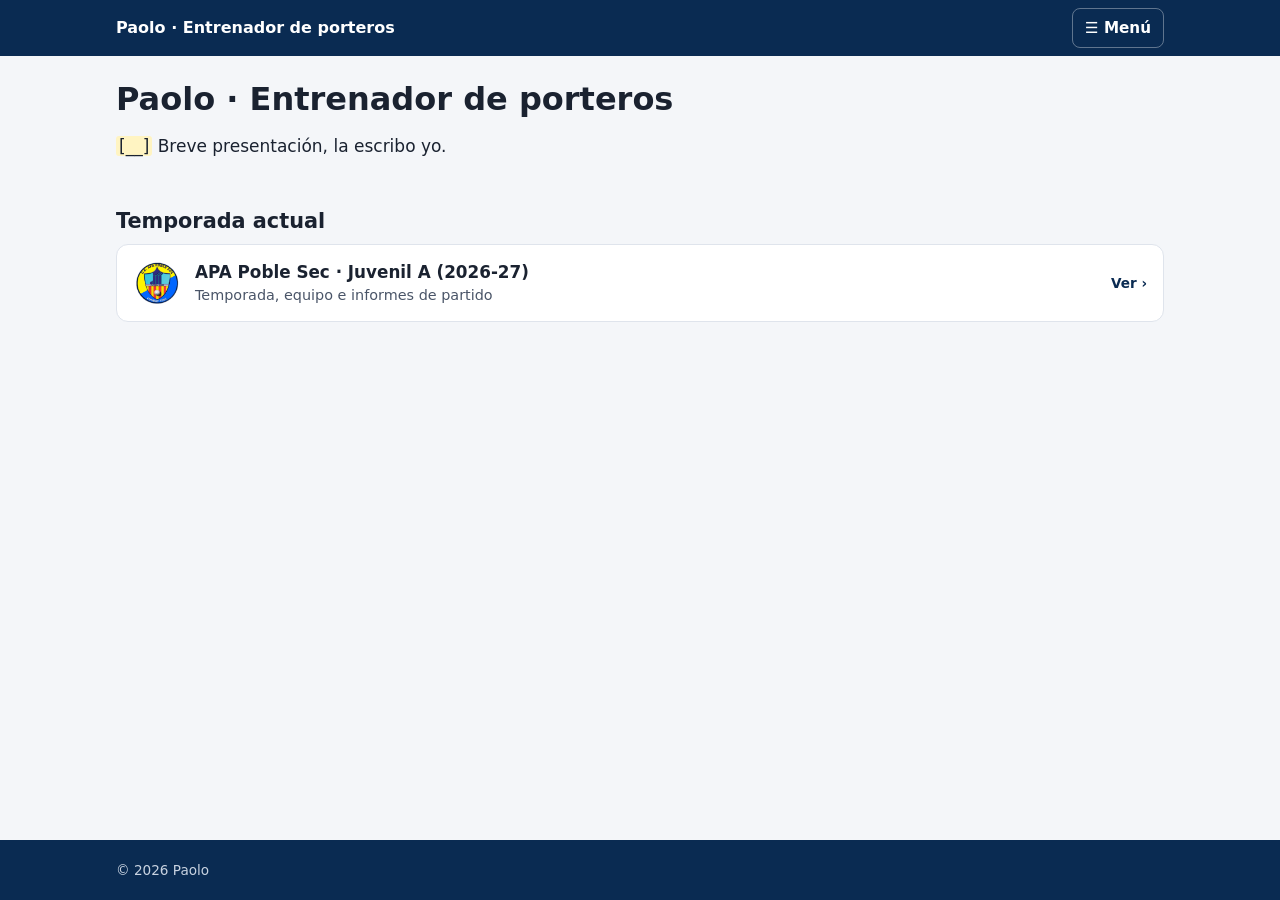
<file: index.html>
<!doctype html>
<html lang="es">
<head>
  <meta charset="utf-8">
  <meta name="viewport" content="width=device-width, initial-scale=1">
  <title>Paolo · Entrenador de porteros</title>
  <link rel="stylesheet" href="assets/css/style.css">
</head>
<body>

<header class="cabecera">
  <div class="contenedor">
    <a class="marca" href="index.html">Paolo · Entrenador de porteros</a>
    <details class="menu">
      <summary>Menú</summary>
      <ul>
        <li><a href="index.html" aria-current="page">Inicio</a></li>
        <li>
          <span class="grupo">Temporada 2026-27</span>
          <ul>
            <li><a href="temporada-2026-27/apa-poble-sec/index.html">APA Poble Sec · Juvenil A</a></li>
          </ul>
        </li>
      </ul>
    </details>
  </div>
</header>

<main class="contenedor">
  <section class="seccion">
    <h1>Paolo · Entrenador de porteros</h1>
    <p><span class="placeholder">[__]</span> Breve presentación, la escribo yo.</p>
  </section>

  <section class="seccion">
    <h2>Temporada actual</h2>
    <ul class="lista-informes">
      <li>
        <a class="tarjeta-partido" href="temporada-2026-27/apa-poble-sec/index.html">
          <img src="assets/img/logos/apa-poble-sec.png" alt="Escudo APA Poble Sec">
          <span class="info">
            <strong>APA Poble Sec · Juvenil A (2026-27)</strong>
            <span class="meta">Temporada, equipo e informes de partido</span>
          </span>
          <span class="ir">Ver ›</span>
        </a>
      </li>
    </ul>
  </section>
</main>

<footer class="pie">
  <div class="contenedor">© 2026 Paolo</div>
</footer>

</body>
</html>
</file>
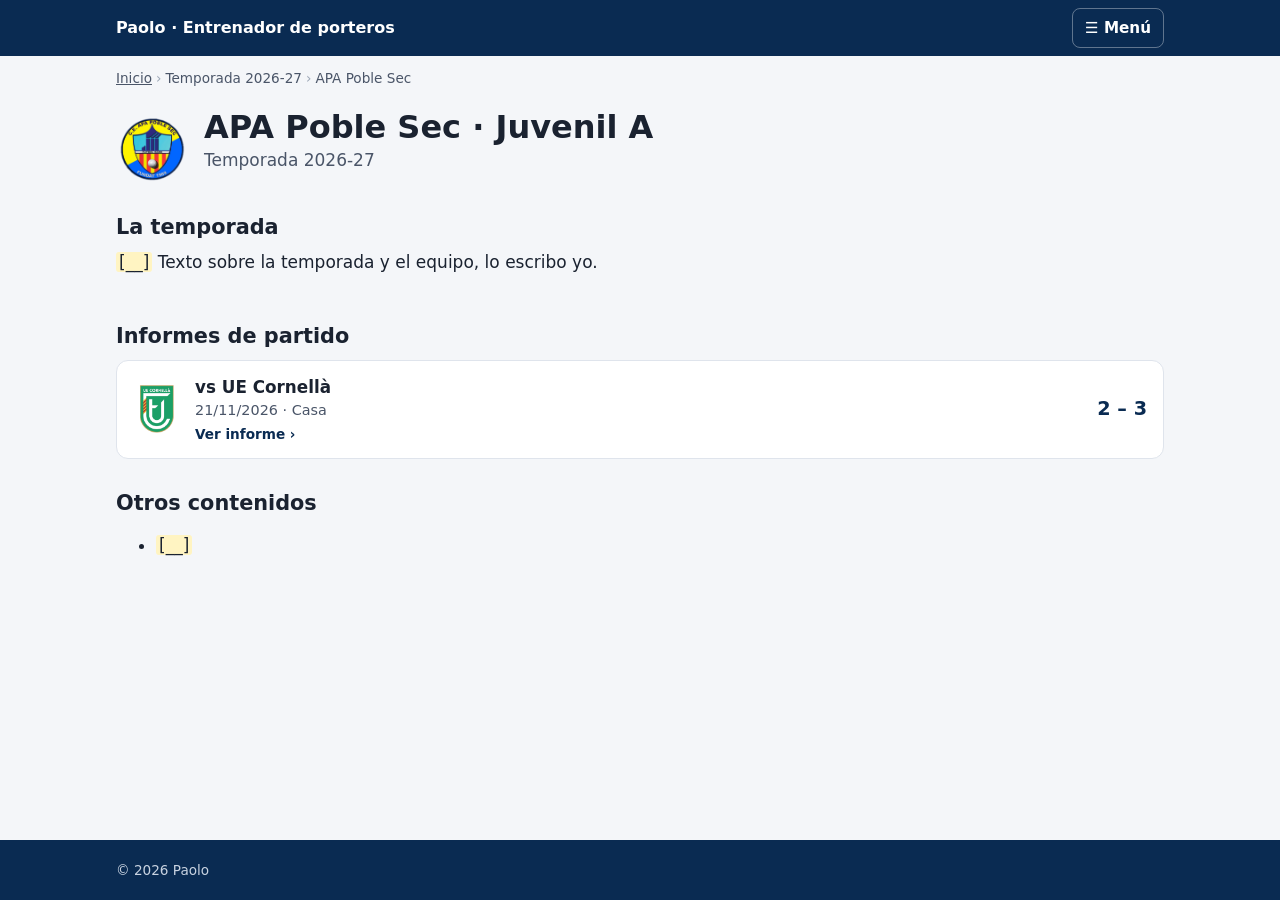
<file: temporada-2026-27/apa-poble-sec/index.html>
<!doctype html>
<html lang="es">
<head>
  <meta charset="utf-8">
  <meta name="viewport" content="width=device-width, initial-scale=1">
  <title>APA Poble Sec · Juvenil A · Temporada 2026-27</title>
  <link rel="stylesheet" href="../../assets/css/style.css">
</head>
<body>

<header class="cabecera">
  <div class="contenedor">
    <a class="marca" href="../../index.html">Paolo · Entrenador de porteros</a>
    <details class="menu">
      <summary>Menú</summary>
      <ul>
        <li><a href="../../index.html">Inicio</a></li>
        <li>
          <span class="grupo">Temporada 2026-27</span>
          <ul>
            <li><a href="index.html" aria-current="page">APA Poble Sec · Juvenil A</a></li>
          </ul>
        </li>
      </ul>
    </details>
  </div>
</header>

<main class="contenedor">
  <nav class="migas" aria-label="Ruta">
    <ol>
      <li><a href="../../index.html">Inicio</a></li>
      <li>Temporada 2026-27</li>
      <li>APA Poble Sec</li>
    </ol>
  </nav>

  <div class="cabecera-equipo">
    <img src="../../assets/img/logos/apa-poble-sec.png" alt="Escudo APA Poble Sec">
    <div>
      <h1>APA Poble Sec · Juvenil A</h1>
      <p class="subtitulo">Temporada 2026-27</p>
    </div>
  </div>

  <section class="seccion">
    <h2>La temporada</h2>
    <p><span class="placeholder">[__]</span> Texto sobre la temporada y el equipo, lo escribo yo.</p>
  </section>

  <section class="seccion">
    <h2>Informes de partido</h2>
    <!-- Una tarjeta por partido. La más reciente arriba. -->
    <ul class="lista-informes">
      <li>
        <a class="tarjeta-partido" href="informes/2026-11-21-cornella/index.html">
          <img src="../../assets/img/logos/ue-cornella.png" alt="Escudo UE Cornellà">
          <span class="info">
            <strong>vs UE Cornellà</strong>
            <span class="meta">21/11/2026 · Casa</span>
            <span class="ir">Ver informe ›</span>
          </span>
          <span class="marcador">2 – 3</span>
        </a>
      </li>
    </ul>
  </section>

  <section class="seccion">
    <h2>Otros contenidos</h2>
    <ul>
      <li><span class="placeholder">[__]</span></li>
    </ul>
  </section>
</main>

<footer class="pie">
  <div class="contenedor">© 2026 Paolo</div>
</footer>

</body>
</html>
</file>
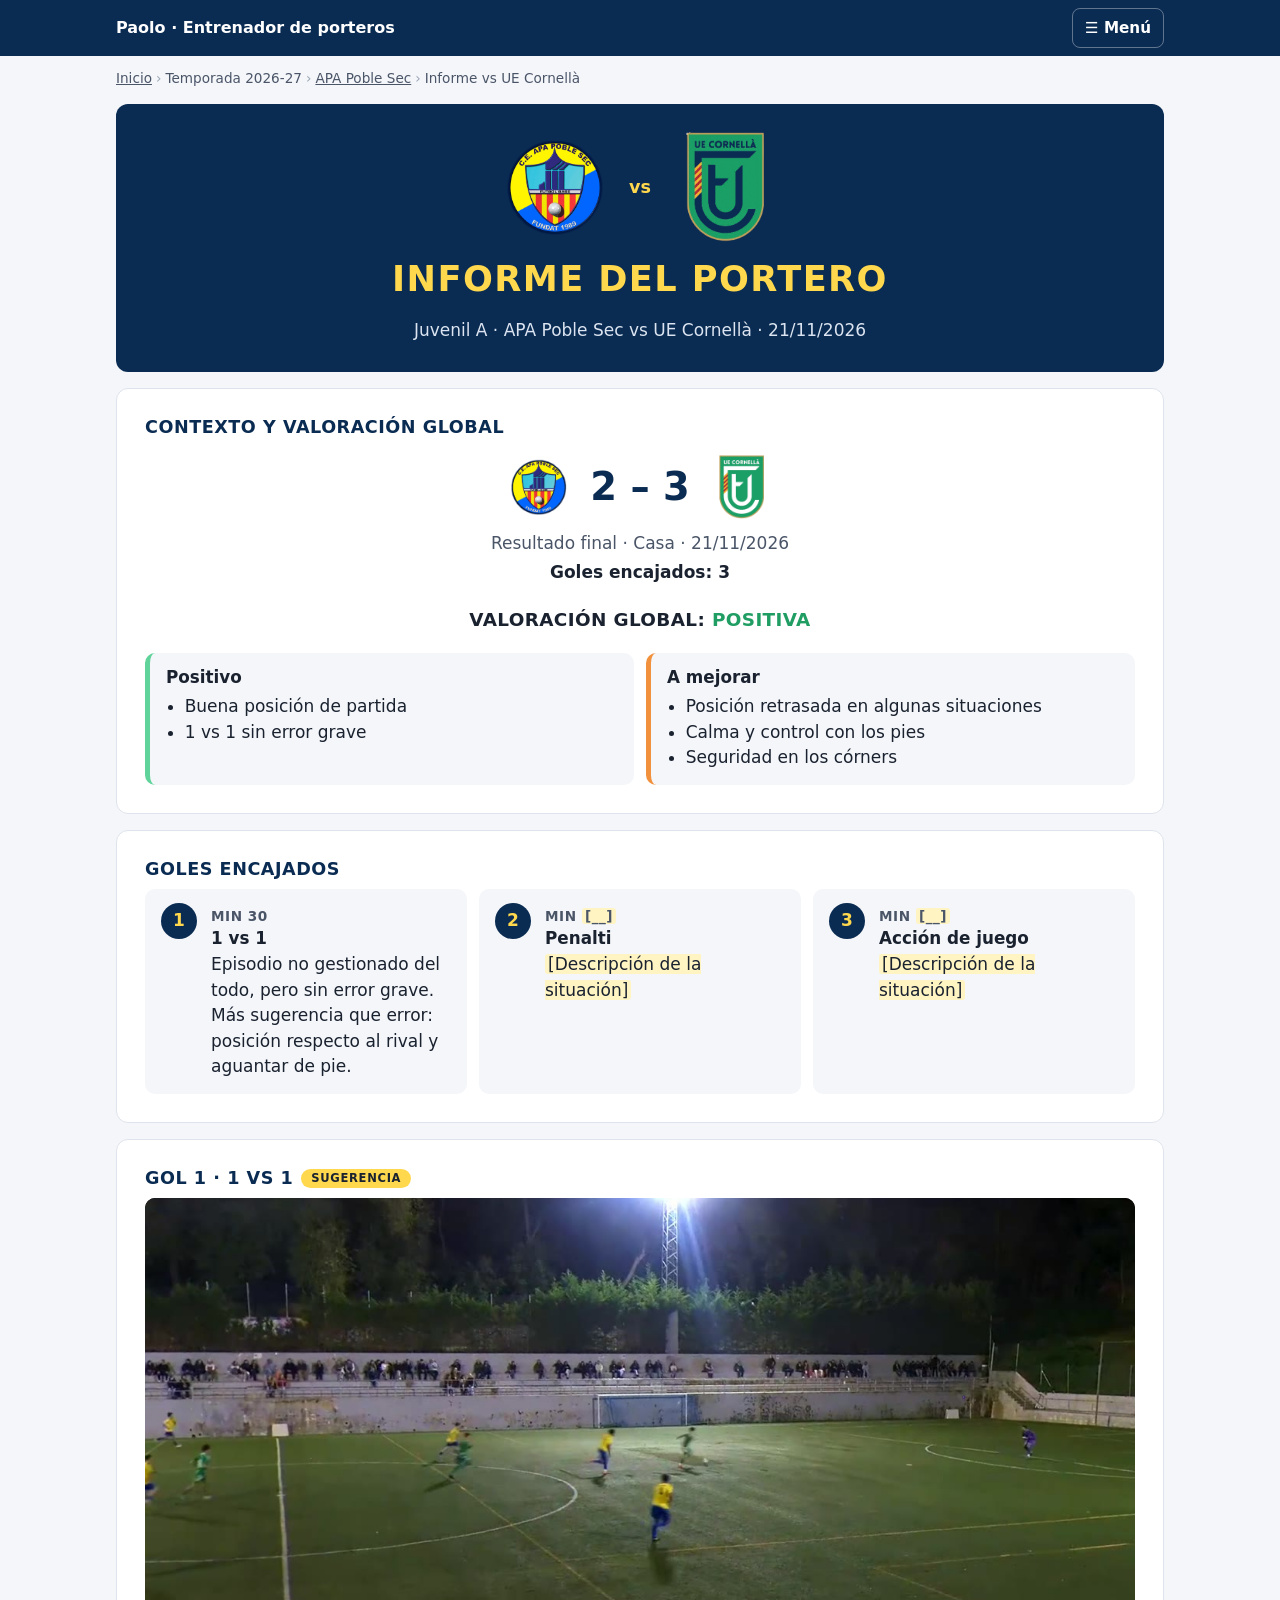
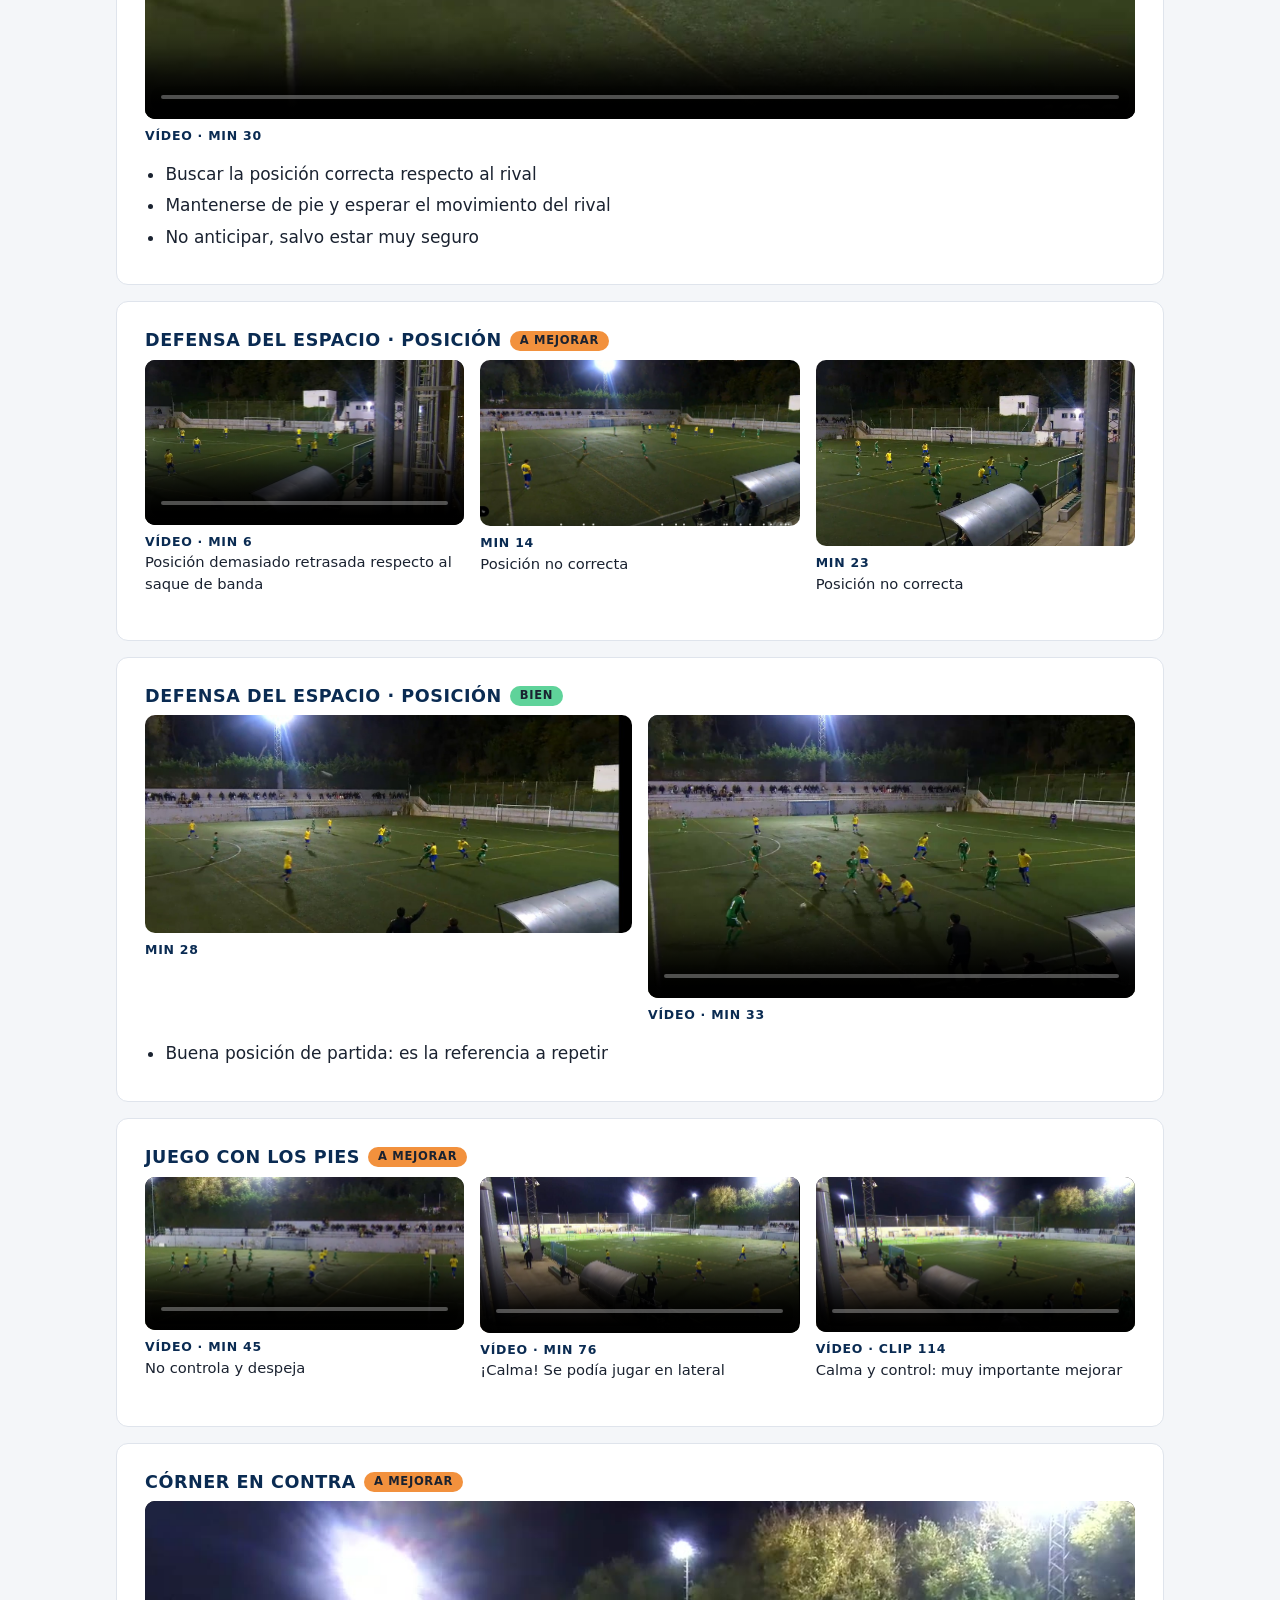
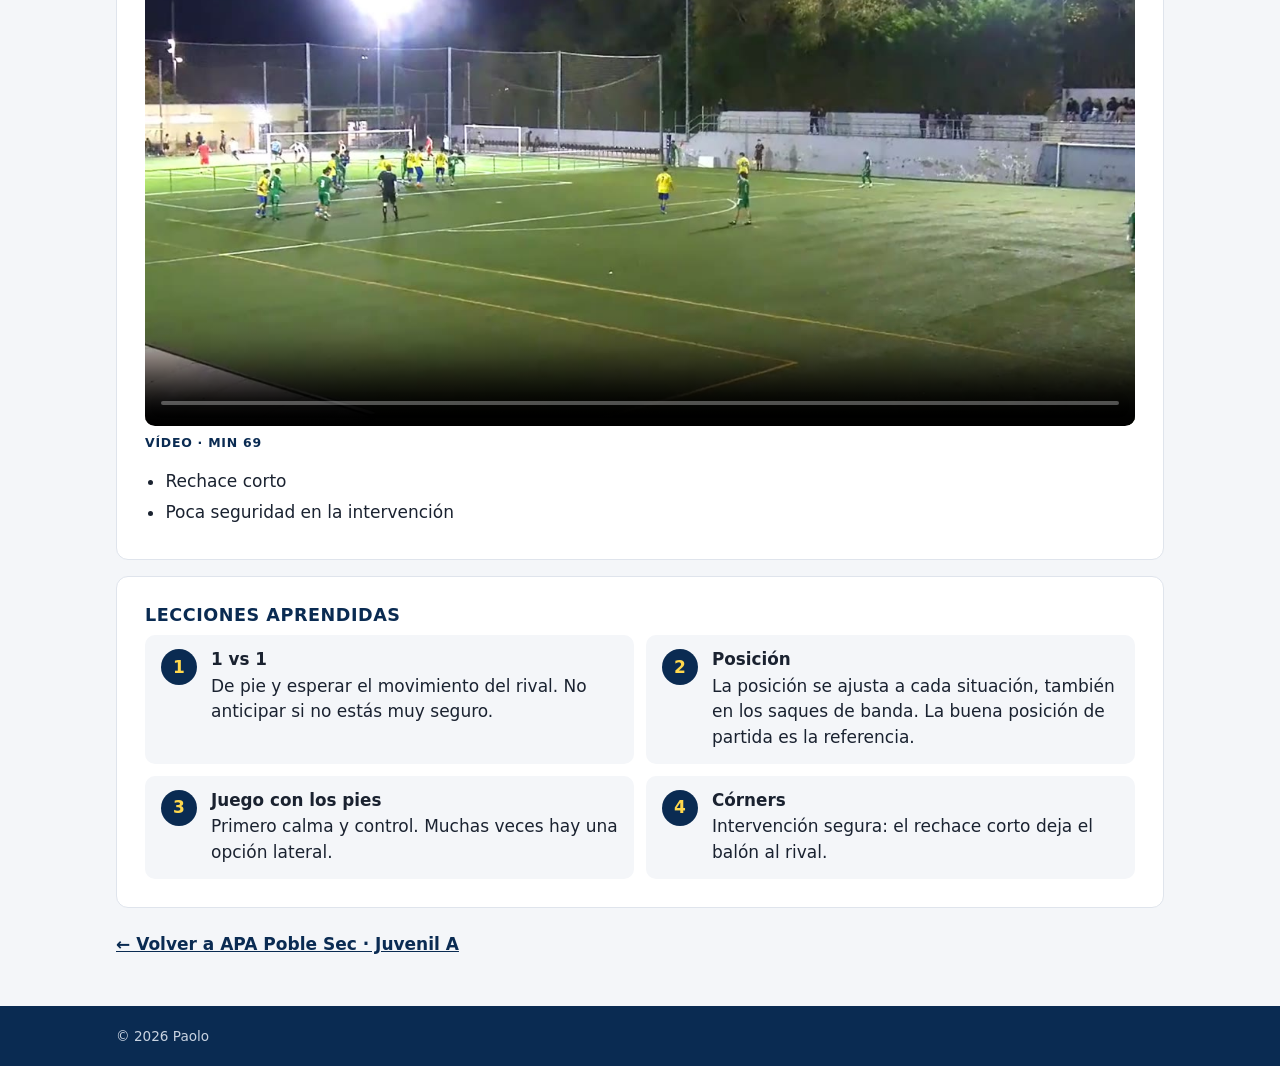
<file: temporada-2026-27/apa-poble-sec/informes/2026-11-21-cornella/index.html>
<!doctype html>
<html lang="es">
<head>
  <meta charset="utf-8">
  <meta name="viewport" content="width=device-width, initial-scale=1">
  <title>Informe del portero · APA Poble Sec vs UE Cornellà · 21/11/2026</title>
  <link rel="stylesheet" href="../../../../assets/css/style.css">
</head>
<body>

<header class="cabecera">
  <div class="contenedor">
    <a class="marca" href="../../../../index.html">Paolo · Entrenador de porteros</a>
    <details class="menu">
      <summary>Menú</summary>
      <ul>
        <li><a href="../../../../index.html">Inicio</a></li>
        <li>
          <span class="grupo">Temporada 2026-27</span>
          <ul>
            <li><a href="../../index.html">APA Poble Sec · Juvenil A</a></li>
          </ul>
        </li>
      </ul>
    </details>
  </div>
</header>

<main class="contenedor">
  <nav class="migas" aria-label="Ruta">
    <ol>
      <li><a href="../../../../index.html">Inicio</a></li>
      <li>Temporada 2026-27</li>
      <li><a href="../../index.html">APA Poble Sec</a></li>
      <li>Informe vs UE Cornellà</li>
    </ol>
  </nav>

  <!-- 1. Portada -->
  <section class="ficha portada">
    <div class="enfrentamiento">
      <img src="../../../../assets/img/logos/apa-poble-sec.png" alt="Escudo APA Poble Sec">
      <span class="vs">vs</span>
      <img src="../../../../assets/img/logos/ue-cornella.png" alt="Escudo UE Cornellà">
    </div>
    <h1>INFORME DEL PORTERO</h1>
    <p>Juvenil A · APA Poble Sec vs UE Cornellà · 21/11/2026</p>
  </section>

  <!-- 2. Contexto y valoración global -->
  <section class="ficha">
    <h2>Contexto y valoración global</h2>
    <div class="resultado">
      <img src="../../../../assets/img/logos/apa-poble-sec.png" alt="APA Poble Sec">
      <span class="marcador">2 – 3</span>
      <img src="../../../../assets/img/logos/ue-cornella.png" alt="UE Cornellà">
    </div>
    <p class="resultado-meta">Resultado final · Casa · 21/11/2026</p>
    <p class="resultado-meta"><strong>Goles encajados: 3</strong></p>

    <p class="valoracion">VALORACIÓN GLOBAL: <span class="positiva">POSITIVA</span></p>

    <div class="columnas">
      <div class="columna positivo">
        <h3>Positivo</h3>
        <ul>
          <li>Buena posición de partida</li>
          <li>1 vs 1 sin error grave</li>
        </ul>
      </div>
      <div class="columna mejorar">
        <h3>A mejorar</h3>
        <ul>
          <li>Posición retrasada en algunas situaciones</li>
          <li>Calma y control con los pies</li>
          <li>Seguridad en los córners</li>
        </ul>
      </div>
    </div>
  </section>

  <!-- 3. Goles encajados -->
  <section class="ficha">
    <h2>Goles encajados</h2>
    <ol class="lista-numerada tres">
      <li class="item-numerado">
        <span class="num">1</span>
        <div>
          <span class="meta">MIN 30</span>
          <h3>1 vs 1</h3>
          <p>Episodio no gestionado del todo, pero sin error grave. Más sugerencia que error: posición respecto al rival y aguantar de pie.</p>
        </div>
      </li>
      <li class="item-numerado">
        <span class="num">2</span>
        <div>
          <span class="meta">MIN <span class="placeholder">[__]</span></span>
          <h3>Penalti</h3>
          <p><span class="placeholder">[Descripción de la situación]</span></p>
        </div>
      </li>
      <li class="item-numerado">
        <span class="num">3</span>
        <div>
          <span class="meta">MIN <span class="placeholder">[__]</span></span>
          <h3>Acción de juego</h3>
          <p><span class="placeholder">[Descripción de la situación]</span></p>
        </div>
      </li>
    </ol>
  </section>

  <!-- 4. Gol 1 · 1 vs 1 -->
  <section class="ficha">
    <h2>Gol 1 · 1 vs 1 <span class="etiqueta sugerencia">SUGERENCIA</span></h2>
    <div class="rejilla">
      <figure class="media">
        <video controls playsinline preload="metadata" poster="poster/min30.jpg">
          <source src="video/min30.mp4" type="video/mp4">
        </video>
        <figcaption><span class="min">VÍDEO · MIN 30</span></figcaption>
      </figure>
    </div>
    <ul class="puntos">
      <li>Buscar la posición correcta respecto al rival</li>
      <li>Mantenerse de pie y esperar el movimiento del rival</li>
      <li>No anticipar, salvo estar muy seguro</li>
    </ul>
  </section>

  <!-- 5. Defensa del espacio · Posición · A MEJORAR -->
  <section class="ficha">
    <h2>Defensa del espacio · Posición <span class="etiqueta mejorar">A MEJORAR</span></h2>
    <div class="rejilla tres">
      <figure class="media">
        <video controls playsinline preload="metadata" poster="poster/min06.jpg">
          <source src="video/min06.mp4" type="video/mp4">
        </video>
        <figcaption><span class="min">VÍDEO · MIN 6</span>Posición demasiado retrasada respecto al saque de banda</figcaption>
      </figure>
      <figure class="media">
        <a href="img/min14.jpg"><img loading="lazy" src="img/min14.jpg" alt="Minuto 14: posición del portero no correcta"></a>
        <figcaption><span class="min">MIN 14</span>Posición no correcta</figcaption>
      </figure>
      <figure class="media">
        <a href="img/min23.jpg"><img loading="lazy" src="img/min23.jpg" alt="Minuto 23: posición del portero no correcta"></a>
        <figcaption><span class="min">MIN 23</span>Posición no correcta</figcaption>
      </figure>
    </div>
  </section>

  <!-- 6. Defensa del espacio · Posición · BIEN -->
  <section class="ficha">
    <h2>Defensa del espacio · Posición <span class="etiqueta bien">BIEN</span></h2>
    <div class="rejilla dos">
      <figure class="media">
        <a href="img/min28.jpg"><img loading="lazy" src="img/min28.jpg" alt="Minuto 28: buena posición de partida del portero"></a>
        <figcaption><span class="min">MIN 28</span></figcaption>
      </figure>
      <figure class="media">
        <video controls playsinline preload="metadata" poster="poster/min33.jpg">
          <source src="video/min33.mp4" type="video/mp4">
        </video>
        <figcaption><span class="min">VÍDEO · MIN 33</span></figcaption>
      </figure>
    </div>
    <ul class="puntos">
      <li>Buena posición de partida: es la referencia a repetir</li>
    </ul>
  </section>

  <!-- 7. Juego con los pies -->
  <section class="ficha">
    <h2>Juego con los pies <span class="etiqueta mejorar">A MEJORAR</span></h2>
    <div class="rejilla tres">
      <figure class="media">
        <video controls playsinline preload="metadata" poster="poster/min45.jpg">
          <source src="video/min45.mp4" type="video/mp4">
        </video>
        <figcaption><span class="min">VÍDEO · MIN 45</span>No controla y despeja</figcaption>
      </figure>
      <figure class="media">
        <video controls playsinline preload="metadata" poster="poster/min76.jpg">
          <source src="video/min76.mp4" type="video/mp4">
        </video>
        <figcaption><span class="min">VÍDEO · MIN 76</span>¡Calma! Se podía jugar en lateral</figcaption>
      </figure>
      <figure class="media">
        <video controls playsinline preload="metadata" poster="poster/clip114.jpg">
          <source src="video/clip114.mp4" type="video/mp4">
        </video>
        <figcaption><span class="min">VÍDEO · CLIP 114</span>Calma y control: muy importante mejorar</figcaption>
      </figure>
    </div>
  </section>

  <!-- 8. Córner en contra -->
  <section class="ficha">
    <h2>Córner en contra <span class="etiqueta mejorar">A MEJORAR</span></h2>
    <div class="rejilla">
      <figure class="media">
        <video controls playsinline preload="metadata" poster="poster/min69.jpg">
          <source src="video/min69.mp4" type="video/mp4">
        </video>
        <figcaption><span class="min">VÍDEO · MIN 69</span></figcaption>
      </figure>
    </div>
    <ul class="puntos">
      <li>Rechace corto</li>
      <li>Poca seguridad en la intervención</li>
    </ul>
  </section>

  <!-- 9. Lecciones aprendidas -->
  <section class="ficha">
    <h2>Lecciones aprendidas</h2>
    <ol class="lista-numerada dos">
      <li class="item-numerado">
        <span class="num">1</span>
        <div>
          <h3>1 vs 1</h3>
          <p>De pie y esperar el movimiento del rival. No anticipar si no estás muy seguro.</p>
        </div>
      </li>
      <li class="item-numerado">
        <span class="num">2</span>
        <div>
          <h3>Posición</h3>
          <p>La posición se ajusta a cada situación, también en los saques de banda. La buena posición de partida es la referencia.</p>
        </div>
      </li>
      <li class="item-numerado">
        <span class="num">3</span>
        <div>
          <h3>Juego con los pies</h3>
          <p>Primero calma y control. Muchas veces hay una opción lateral.</p>
        </div>
      </li>
      <li class="item-numerado">
        <span class="num">4</span>
        <div>
          <h3>Córners</h3>
          <p>Intervención segura: el rechace corto deja el balón al rival.</p>
        </div>
      </li>
    </ol>
  </section>

  <a class="volver" href="../../index.html">← Volver a APA Poble Sec · Juvenil A</a>
</main>

<footer class="pie">
  <div class="contenedor">© 2026 Paolo</div>
</footer>

</body>
</html>
</file>
<file: assets/css/style.css>
/* Paolo · Entrenador de porteros. Unico CSS condiviso del sito. */

:root {
  --azul: #0A2B52;
  --azul-2: #133b6b;
  --amarillo: #FFD84D;
  --texto: #1A2230;
  --texto-suave: #4a5568;
  --fondo: #F4F6F9;
  --blanco: #ffffff;
  --borde: #dfe4ec;
  --naranja: #F2913D;
  --verde: #5FD39A;
  --radio: 12px;
  --ancho: 1080px;
}

*, *::before, *::after { box-sizing: border-box; }

html { -webkit-text-size-adjust: 100%; }

body {
  margin: 0;
  font-family: system-ui, -apple-system, "Segoe UI", Roboto, sans-serif;
  font-size: 17px;
  line-height: 1.5;
  color: var(--texto);
  background: var(--fondo);
  display: flex;
  flex-direction: column;
  min-height: 100vh;
}

main { flex: 1; }

img, video { max-width: 100%; display: block; }

a { color: var(--azul); }

h1, h2, h3 { line-height: 1.2; margin: 0 0 .5em; }
h1 { font-size: 1.7rem; }
h2 { font-size: 1.3rem; }
h3 { font-size: 1.05rem; }
p { margin: 0 0 1em; }

.contenedor {
  width: 100%;
  max-width: var(--ancho);
  margin: 0 auto;
  padding: 0 16px;
}

/* ---------- Header ---------- */

.cabecera {
  background: var(--azul);
  color: var(--blanco);
  position: sticky;
  top: 0;
  z-index: 10;
}

.cabecera .contenedor {
  display: flex;
  align-items: center;
  justify-content: space-between;
  gap: 12px;
  min-height: 56px;
}

.marca {
  color: var(--blanco);
  text-decoration: none;
  font-weight: 700;
  font-size: 1rem;
}

.marca:hover { color: var(--amarillo); }

/* Menu: <details> senza JS */
.menu { position: relative; }

.menu > summary {
  list-style: none;
  cursor: pointer;
  padding: 8px 12px;
  border: 1px solid rgba(255,255,255,.35);
  border-radius: 8px;
  font-weight: 600;
  font-size: .95rem;
  user-select: none;
}

.menu > summary::-webkit-details-marker { display: none; }
.menu > summary::before { content: "☰  "; }
.menu[open] > summary { background: var(--azul-2); border-color: var(--amarillo); }

.menu ul { list-style: none; margin: 0; padding: 0; }

.menu > ul {
  position: absolute;
  right: 0;
  top: calc(100% + 8px);
  min-width: 260px;
  background: var(--azul);
  border: 1px solid var(--azul-2);
  border-radius: 10px;
  padding: 8px 0;
  box-shadow: 0 10px 30px rgba(0,0,0,.25);
}

.menu a, .menu .grupo {
  display: block;
  padding: 10px 16px;
  color: var(--blanco);
  text-decoration: none;
}

.menu .grupo {
  font-size: .8rem;
  text-transform: uppercase;
  letter-spacing: .06em;
  color: var(--amarillo);
  padding-bottom: 2px;
}

.menu ul ul a { padding-left: 28px; }
.menu a:hover, .menu a:focus { background: var(--azul-2); color: var(--amarillo); }
.menu a[aria-current="page"] { color: var(--amarillo); font-weight: 700; }

/* ---------- Breadcrumb ---------- */

.migas {
  font-size: .85rem;
  color: var(--texto-suave);
  padding: 12px 0 0;
}

.migas ol { list-style: none; margin: 0; padding: 0; display: flex; flex-wrap: wrap; gap: 4px; }
.migas li + li::before { content: "›"; margin-right: 4px; color: #9aa5b5; }
.migas a { color: var(--texto-suave); }

/* ---------- Footer ---------- */

.pie {
  margin-top: 48px;
  padding: 20px 0;
  font-size: .85rem;
  color: #c9d3e1;
  background: var(--azul);
}

/* ---------- Bloques genericos ---------- */

.seccion { padding: 24px 0 8px; }

.bloque {
  background: var(--blanco);
  border: 1px solid var(--borde);
  border-radius: var(--radio);
  padding: 20px 16px;
  margin-bottom: 16px;
}

.subtitulo { color: var(--texto-suave); margin-top: -.3em; }

.placeholder { background: #fff4c2; padding: 0 3px; border-radius: 3px; }

.cabecera-equipo {
  display: flex;
  align-items: center;
  gap: 16px;
  padding-top: 20px;
}

.cabecera-equipo img { width: 72px; height: 72px; object-fit: contain; }
.cabecera-equipo h1 { margin-bottom: .2em; }

/* Lista de informes (pagina equipo) */
.lista-informes { list-style: none; margin: 0; padding: 0; display: grid; gap: 12px; }

.tarjeta-partido {
  display: flex;
  align-items: center;
  gap: 14px;
  background: var(--blanco);
  border: 1px solid var(--borde);
  border-radius: var(--radio);
  padding: 14px 16px;
  text-decoration: none;
  color: var(--texto);
}

.tarjeta-partido:hover { border-color: var(--azul); }
.tarjeta-partido img { width: 48px; height: 48px; object-fit: contain; flex: none; }
.tarjeta-partido .info { flex: 1; min-width: 0; }
.tarjeta-partido strong { display: block; font-size: 1.05rem; }
.tarjeta-partido .meta { display: block; font-size: .9rem; color: var(--texto-suave); }
.tarjeta-partido .info .ir { display: block; margin-top: 2px; }
.tarjeta-partido .marcador { font-weight: 800; font-size: 1.2rem; color: var(--azul); white-space: nowrap; }
.tarjeta-partido .ir { font-size: .85rem; color: var(--azul); font-weight: 600; }

/* ---------- Informe: fichas ---------- */

.ficha {
  background: var(--blanco);
  border: 1px solid var(--borde);
  border-radius: var(--radio);
  padding: 20px 16px;
  margin: 16px 0;
}

.ficha > h2 {
  text-transform: uppercase;
  letter-spacing: .03em;
  font-size: 1.1rem;
  color: var(--azul);
  display: flex;
  flex-wrap: wrap;
  align-items: center;
  gap: 8px;
}

.etiqueta {
  display: inline-block;
  font-size: .72rem;
  font-weight: 800;
  letter-spacing: .06em;
  text-transform: uppercase;
  padding: 3px 10px;
  border-radius: 999px;
  color: var(--texto);
}

.etiqueta.mejorar { background: var(--naranja); }
.etiqueta.bien { background: var(--verde); }
.etiqueta.sugerencia { background: var(--amarillo); }

/* Portada */
.portada {
  background: var(--azul);
  color: var(--blanco);
  border: 0;
  text-align: center;
  padding: 32px 16px;
}

.portada h1 { color: var(--amarillo); letter-spacing: .04em; font-size: 1.6rem; margin-top: 16px; }
.portada p { margin: 0; color: #dbe4f0; }

.enfrentamiento {
  display: flex;
  align-items: center;
  justify-content: center;
  gap: 20px;
}

.enfrentamiento img { width: 84px; height: 84px; object-fit: contain; }
.enfrentamiento .vs { font-weight: 800; font-size: 1.1rem; color: var(--amarillo); }

/* Resultado */
.resultado {
  display: flex;
  align-items: center;
  justify-content: center;
  gap: 20px;
  padding: 8px 0;
}

.resultado img { width: 64px; height: 64px; object-fit: contain; }
.resultado .marcador { font-size: 2.4rem; font-weight: 800; color: var(--azul); white-space: nowrap; }
.resultado-meta { text-align: center; color: var(--texto-suave); margin: 4px 0 0; }
.resultado-meta strong { color: var(--texto); }

.valoracion {
  text-align: center;
  font-weight: 800;
  font-size: 1.15rem;
  margin: 20px 0;
  letter-spacing: .02em;
}

.valoracion .positiva { color: #1f9d63; }

/* Columnas positivo / a mejorar */
.columnas { display: grid; gap: 12px; }

.columna {
  border-radius: 10px;
  padding: 14px 16px;
  background: var(--fondo);
  border-left: 5px solid var(--borde);
}

.columna.positivo { border-left-color: var(--verde); }
.columna.mejorar { border-left-color: var(--naranja); }
.columna h3 { margin-bottom: .4em; }
.columna ul { margin: 0; padding-left: 1.1em; }

/* Goles encajados y lecciones */
.lista-numerada { display: grid; gap: 12px; list-style: none; margin: 0; padding: 0; }

.item-numerado {
  display: flex;
  gap: 14px;
  background: var(--fondo);
  border-radius: 10px;
  padding: 14px 16px;
}

.item-numerado .num {
  flex: none;
  width: 36px;
  height: 36px;
  border-radius: 50%;
  background: var(--azul);
  color: var(--amarillo);
  font-weight: 800;
  display: grid;
  place-items: center;
}

.item-numerado h3 { margin-bottom: .25em; }
.item-numerado p { margin: 0; }
.item-numerado .meta { font-size: .85rem; font-weight: 700; color: var(--texto-suave); text-transform: uppercase; letter-spacing: .04em; }

/* Media */
.rejilla { display: grid; gap: 16px; margin-bottom: 16px; }

.media { margin: 0; }

.media video, .media img {
  width: 100%;
  height: auto;
  border-radius: 10px;
  background: #000;
}

.media a { display: block; }

.media figcaption { margin-top: 8px; font-size: .92rem; }
.media figcaption .min { display: block; font-weight: 800; font-size: .78rem; letter-spacing: .06em; color: var(--azul); }

.puntos { margin: 0; padding-left: 1.2em; }
.puntos li { margin-bottom: .35em; }

.volver { display: inline-block; margin: 8px 0 0; font-weight: 600; }

/* ---------- Desktop ---------- */

@media (min-width: 900px) {
  h1 { font-size: 2rem; }
  .ficha { padding: 28px; }
  .portada h1 { font-size: 2.2rem; }
  .enfrentamiento img { width: 110px; height: 110px; }
  .columnas { grid-template-columns: 1fr 1fr; }
  .rejilla.dos { grid-template-columns: 1fr 1fr; }
  .rejilla.tres { grid-template-columns: 1fr 1fr 1fr; }
  .lista-numerada.dos { grid-template-columns: 1fr 1fr; }
  .lista-numerada.tres { grid-template-columns: 1fr 1fr 1fr; }
}
</file>
